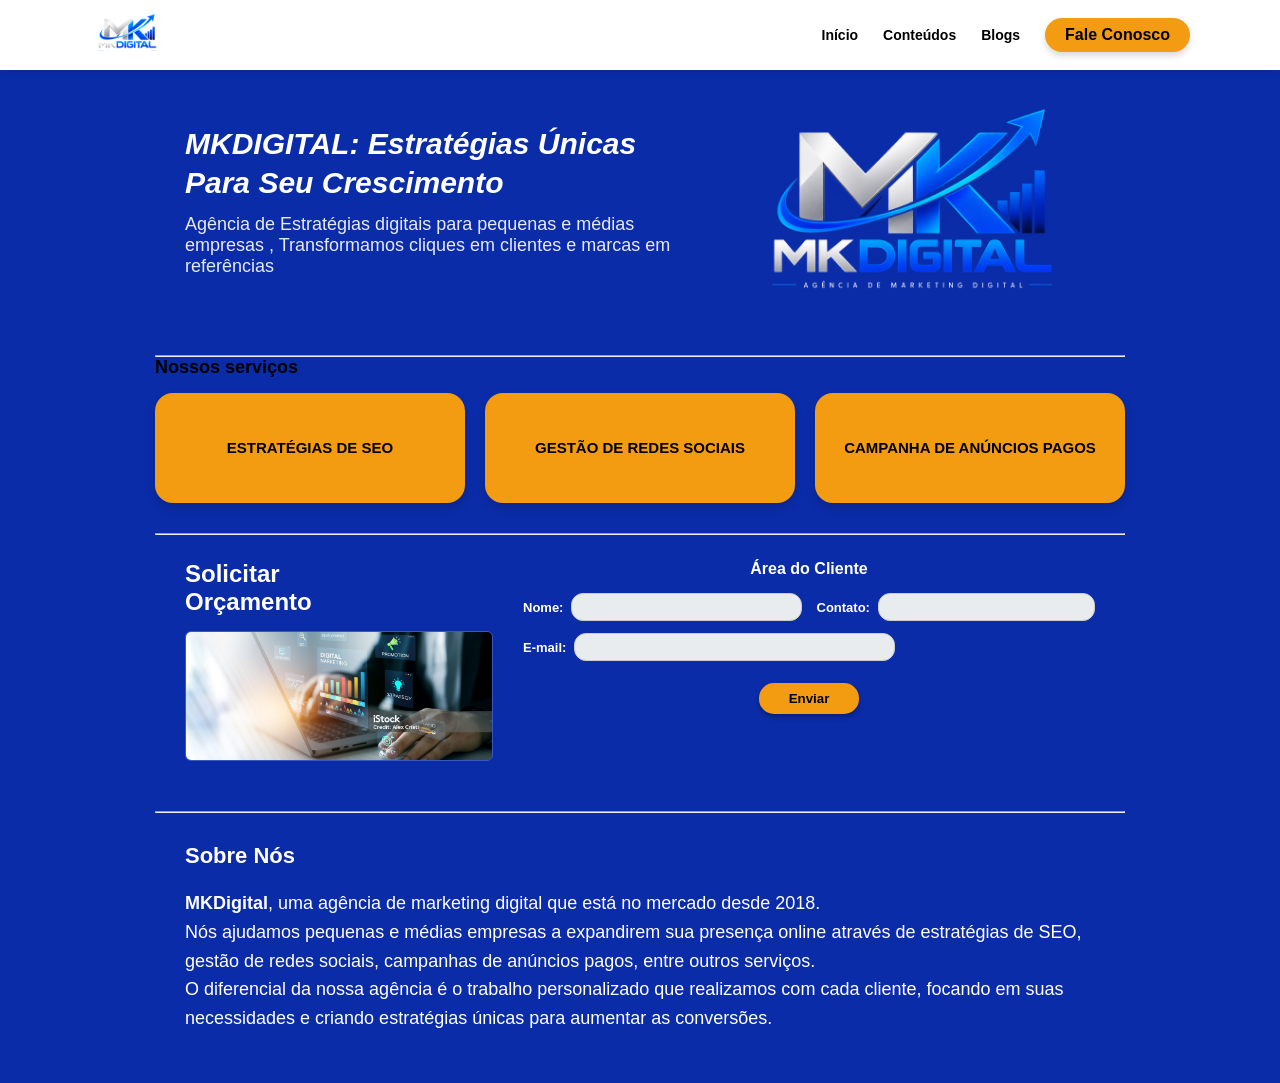
<file: index.html>
<!DOCTYPE html>
<html lang="pt-BR">
<head>
  <meta charset="UTF-8">
  <title>MKDIGITAL - Agência de Marketing Digital</title>
  <link rel="stylesheet" href="estilo.css">
</head>
<body>

  <header class="cabecalho-principal">
    <div class="cabecalho-conteudo">
      <div class="logo">
        <img src="imagens/file_00000000fb5c820eb5b339ea548ffe8a (1).png" alt="MKDigital Logo" class="logo-img-cabecalho">
      </div>
      <nav class="menu-principal">
        <ul>
          <li><a href="#" class="link-menu">Início</a></li>
          <li><a href="index2.html" class="link-menu">Conteúdos</a></li>
          <li><a href="index3.html" class="link-menu">Blogs</a></li>
          <li><a href="#" class="botao-menu">Fale Conosco</a></li>
        </ul>
      </nav>
    </div>
  </header>

  <main class="conteudo-principal">

    <section class="secao-destaque">
      <div class="destaque-conteudo">
        <h1>MKDIGITAL: Estratégias Únicas Para Seu Crescimento</h1>
        <p>Agência de Estratégias digitais para pequenas e médias empresas , Transformamos cliques em clientes e marcas em referências</p>
      </div>
      <div class="destaque-logo-grande">
        <img src="imagens/file_00000000fb5c820eb5b339ea548ffe8a (1).png" alt="MKDigital Logo Banner" class="destaque-logo-img">
      </div>
    </section>

    <hr>

    <section class="secao-servicos">
      <h2>Nossos serviços</h2>
      <div class="grade-servicos">
        <div class="cartao-servico">
          <h3>ESTRATÉGIAS DE SEO</h3>
        </div>
        <div class="cartao-servico">
          <h3>GESTÃO DE REDES SOCIAIS</h3>
        </div>
        <div class="cartao-servico">
          <h3>CAMPANHA DE ANÚNCIOS PAGOS</h3>
        </div>
      </div>
    </section>

    <hr>

    <section class="secao-formulario">
      <div class="titulo-formulario">
        <h2>Solicitar<br>Orçamento</h2>
        <div class="previa-imagem">
          <img src="imagens/istockphoto-2204337769-2048x2048.jpg" alt="Marketing Digital" class="img-formulario">
        </div>
      </div>
      <div class="container-formulario">
        <h3>Área do Cliente</h3>
        <form class="formulario-cliente">
          <div class="grupo-formulario grupo-linha">
            <div class="campo-entrada">
              <label for="nome">Nome:</label>
              <input type="text" id="nome" name="nome">
            </div>
            <div class="campo-entrada">
              <label for="contato">Contato:</label>
              <input type="text" id="contato" name="contato">
            </div>
          </div>
          <div class="grupo-formulario">
            <div class="campo-entrada largura-total">
              <label for="email">E-mail:</label>
              <input type="email" id="email" name="email">
            </div>
          </div>
          <div class="acoes-formulario">
            <button type="submit" class="botao-enviar">Enviar</button>
          </div>
        </form>
      </div>
    </section>

    <hr>

    <section class="secao-sobre">
      <h2>Sobre Nós</h2>
      <p>
        <strong>MKDigital</strong>, uma agência de marketing digital que está no mercado desde 2018.<br>
        Nós ajudamos pequenas e médias empresas a expandirem sua presença online através de estratégias de SEO, gestão de redes sociais, campanhas de anúncios pagos, entre outros serviços.<br>
        O diferencial da nossa agência é o trabalho personalizado que realizamos com cada cliente, focando em suas necessidades e criando estratégias únicas para aumentar as conversões.
      </p>
    </section>

  </main>

</body>
</html>
</file>
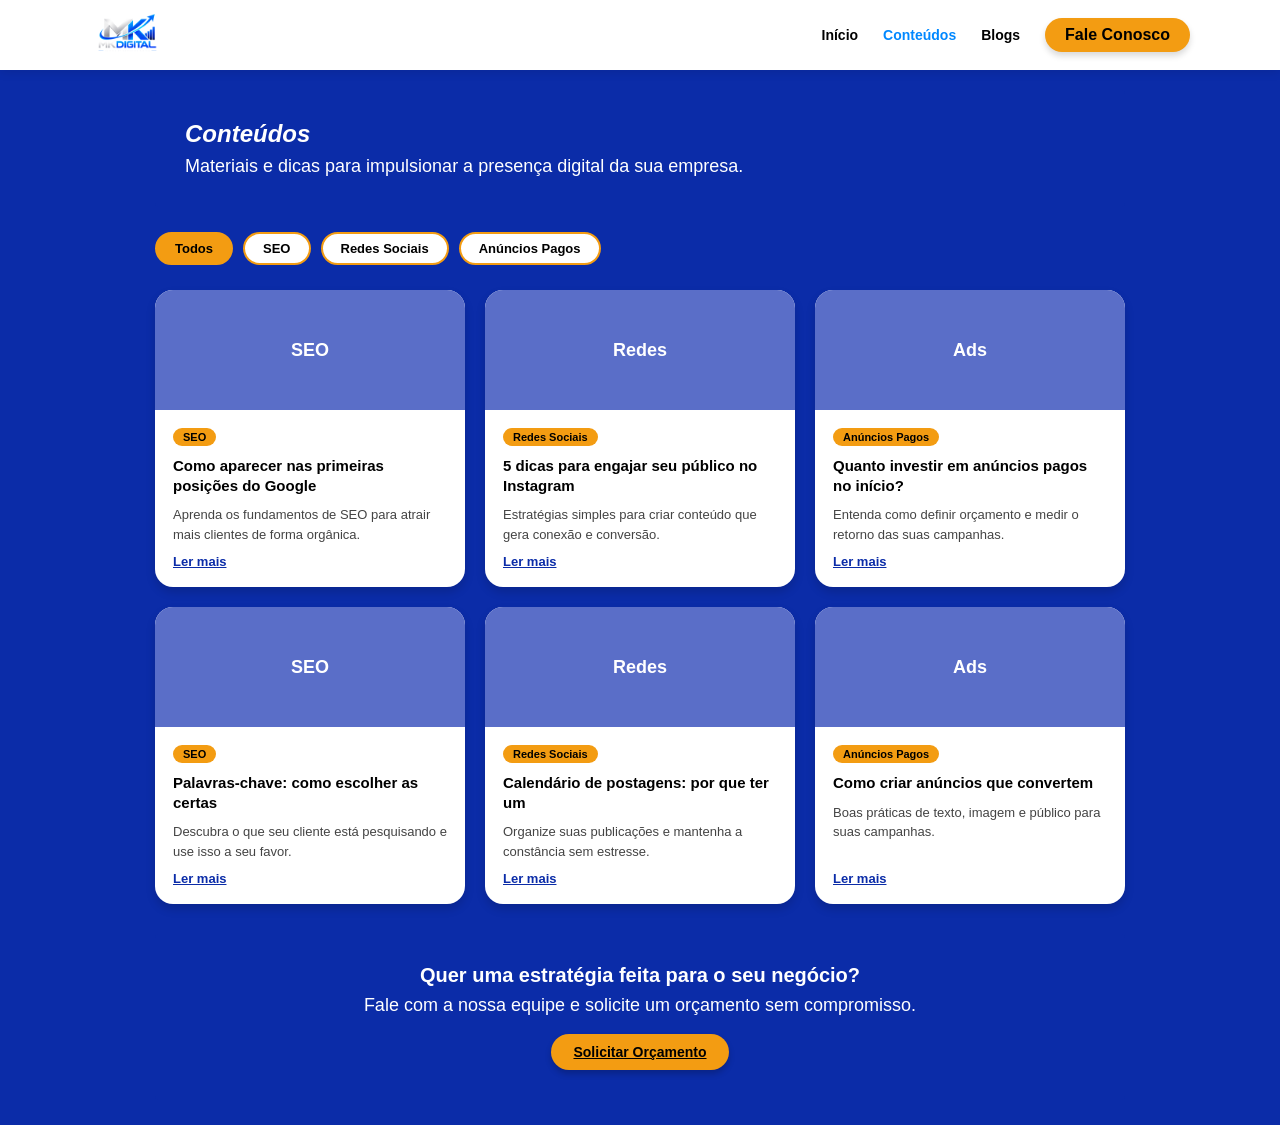
<file: index2.html>
<!DOCTYPE html>
<html lang="pt-BR">
<head>
  <meta charset="UTF-8">
  <title>Conteúdos - MKDIGITAL</title>
  <link rel="stylesheet" href="estilo.css">
</head>
<body>

  <header class="cabecalho-principal">
    <div class="cabecalho-conteudo">
      <div class="logo">
        <img src="imagens/file_00000000fb5c820eb5b339ea548ffe8a (1).png" alt="MKDigital Logo Header" class="logo-img-cabecalho">
      </div>
      <nav class="menu-principal">
        <ul>
          <li><a href="index.html" class="link-menu">Início</a></li>
          <li><a href="" class="link-menu link-ativo">Conteúdos</a></li>
          <li><a href="index3.html" class="link-menu">Blogs</a></li>
          <li><a href="index.html#formulario" class="botao-menu">Fale Conosco</a></li>
        </ul>
      </nav>
    </div>
  </header>

  <main class="conteudo-principal">

    <section class="secao-titulo-pagina">
      <h1>Conteúdos</h1>
      <p>Materiais e dicas para impulsionar a presença digital da sua empresa.</p>
    </section>

    <section class="filtro-categorias">
      <button class="botao-categoria categoria-ativa">Todos</button>
      <button class="botao-categoria">SEO</button>
      <button class="botao-categoria">Redes Sociais</button>
      <button class="botao-categoria">Anúncios Pagos</button>
    </section>

    <section class="grade-conteudos">

      <article class="cartao-conteudo">
        <div class="imagem-conteudo">SEO</div>
        <div class="texto-conteudo">
          <span class="etiqueta-categoria">SEO</span>
          <h3>Como aparecer nas primeiras posições do Google</h3>
          <p>Aprenda os fundamentos de SEO para atrair mais clientes de forma orgânica.</p>
          <a href="#" class="link-ler-mais">Ler mais</a>
        </div>
      </article>

      <article class="cartao-conteudo">
        <div class="imagem-conteudo">Redes</div>
        <div class="texto-conteudo">
          <span class="etiqueta-categoria">Redes Sociais</span>
          <h3>5 dicas para engajar seu público no Instagram</h3>
          <p>Estratégias simples para criar conteúdo que gera conexão e conversão.</p>
          <a href="#" class="link-ler-mais">Ler mais</a>
        </div>
      </article>

      <article class="cartao-conteudo">
        <div class="imagem-conteudo">Ads</div>
        <div class="texto-conteudo">
          <span class="etiqueta-categoria">Anúncios Pagos</span>
          <h3>Quanto investir em anúncios pagos no início?</h3>
          <p>Entenda como definir orçamento e medir o retorno das suas campanhas.</p>
          <a href="#" class="link-ler-mais">Ler mais</a>
        </div>
      </article>

      <article class="cartao-conteudo">
        <div class="imagem-conteudo">SEO</div>
        <div class="texto-conteudo">
          <span class="etiqueta-categoria">SEO</span>
          <h3>Palavras-chave: como escolher as certas</h3>
          <p>Descubra o que seu cliente está pesquisando e use isso a seu favor.</p>
          <a href="#" class="link-ler-mais">Ler mais</a>
        </div>
      </article>

      <article class="cartao-conteudo">
        <div class="imagem-conteudo">Redes</div>
        <div class="texto-conteudo">
          <span class="etiqueta-categoria">Redes Sociais</span>
          <h3>Calendário de postagens: por que ter um</h3>
          <p>Organize suas publicações e mantenha a constância sem estresse.</p>
          <a href="#" class="link-ler-mais">Ler mais</a>
        </div>
      </article>

      <article class="cartao-conteudo">
        <div class="imagem-conteudo">Ads</div>
        <div class="texto-conteudo">
          <span class="etiqueta-categoria">Anúncios Pagos</span>
          <h3>Como criar anúncios que convertem</h3>
          <p>Boas práticas de texto, imagem e público para suas campanhas.</p>
          <a href="#" class="link-ler-mais">Ler mais</a>
        </div>
      </article>

    </section>

    <section class="secao-chamada">
      <h2>Quer uma estratégia feita para o seu negócio?</h2>
      <p>Fale com a nossa equipe e solicite um orçamento sem compromisso.</p>
      <a href="index.html#formulario" class="botao-primario botao-link">Solicitar Orçamento</a>
    </section>

  </main>

</body>
</html>
</file>
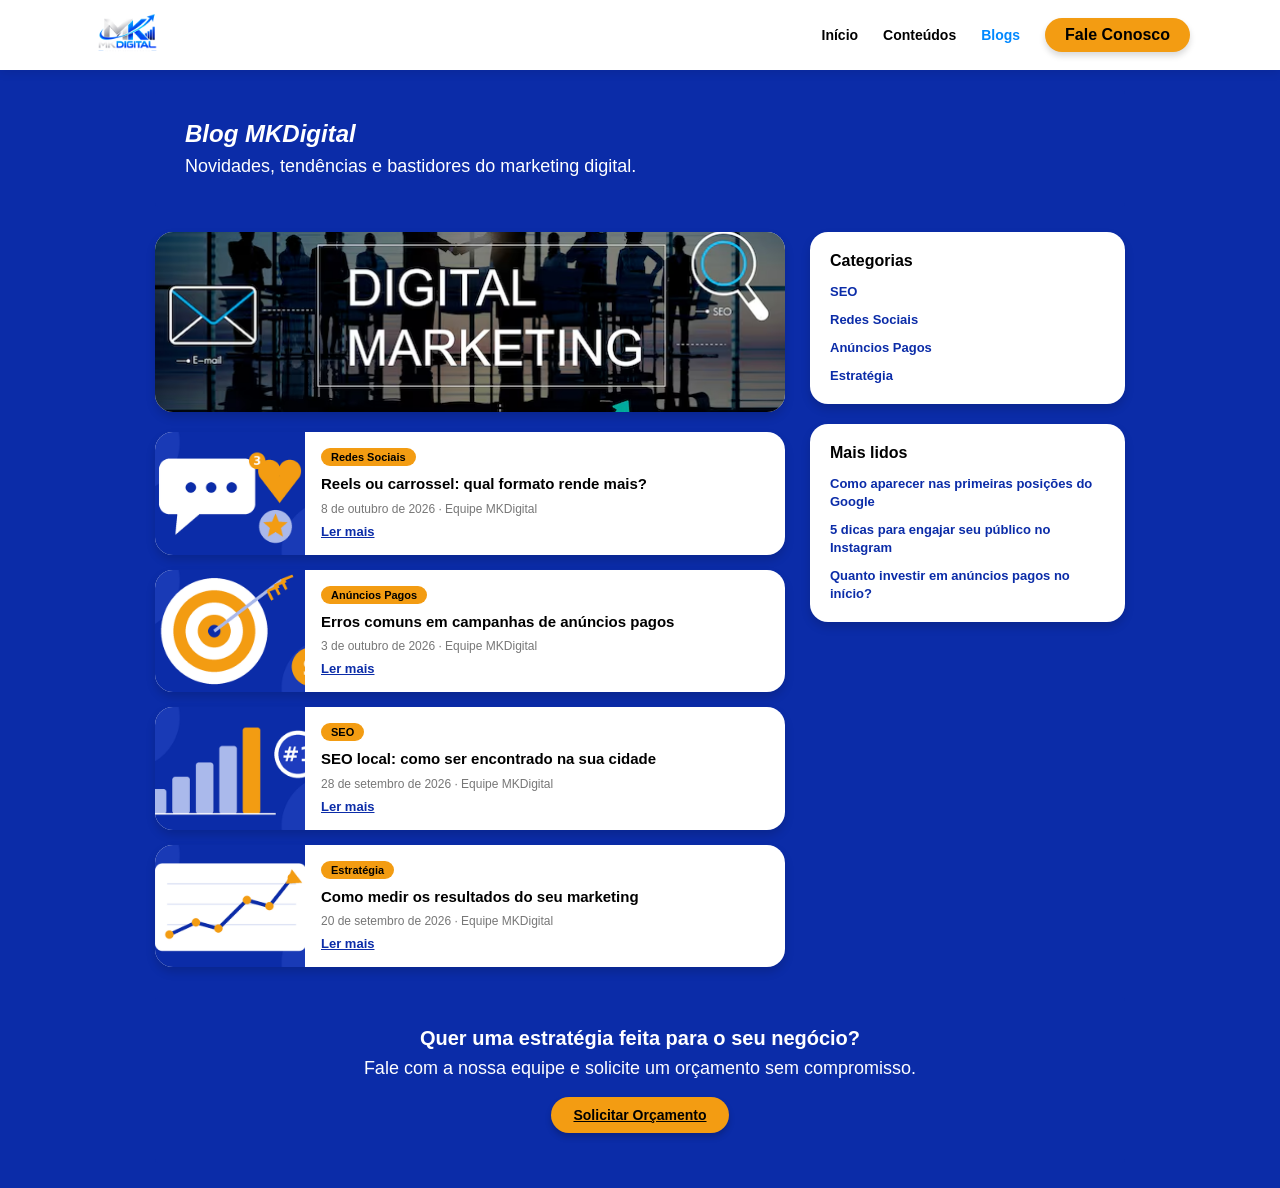
<file: index3.html>
<!DOCTYPE html>
<html lang="pt-BR">
<head>
 <meta charset="UTF-8">
 <meta name="viewport" content="width=device-width, initial-scale=1.0">
 <title>Blogs - MKDIGITAL</title>
 <link rel="stylesheet" href="estilo.css">
</head>
<body>


 <header class="cabecalho-principal">
   <div class="cabecalho-conteudo">
     <div class="logo">
       <img src="imagens/file_00000000fb5c820eb5b339ea548ffe8a (1).png" alt="MKDigital Logo Header" class="logo-img-cabecalho">
     </div>
     <nav class="menu-principal">
       <ul>
         <li><a href="index.html" class="link-menu">Início</a></li>
         <li><a href="index2.html" class="link-menu">Conteúdos</a></li>
         <li><a href="" class="link-menu link-ativo">Blogs</a></li>
         <li><a href="index.html" class="botao-menu">Fale Conosco</a></li>
       </ul>
     </nav>
   </div>
 </header>
 <main class="conteudo-principal">


   <section class="secao-titulo-pagina">
     <h1>Blog MKDigital</h1>
     <p>Novidades, tendências e bastidores do marketing digital.</p>
   </section>


   <div class="layout-blog">


     <section class="coluna-posts">


       <article class="post-destaque">
         <div class="imagem-post-destaque">
           <img src="imagens/marketing-digital-com-icones-e-empresarios_53876-94833.avif" alt="img">
         </div>
       </article>


       <div class="lista-posts">


         <article class="cartao-post">
           <div class="imagem-post">
             <img src="imagens/Imagem colada.png" alt="Redes sociais">
           </div>
           <div class="texto-post">
             <span class="etiqueta-categoria">Redes Sociais</span>
             <h3>Reels ou carrossel: qual formato rende mais?</h3>
             <p class="meta-post">8 de outubro de 2026 · Equipe MKDigital</p>
             <a href="#" class="link-ler-mais">Ler mais</a>
           </div>
         </article>


         <article class="cartao-post">
           <div class="imagem-post">
             <img src="imagens//Imagem colada (4).png" alt="Anúncios pagos">
           </div>
           <div class="texto-post">
             <span class="etiqueta-categoria">Anúncios Pagos</span>
             <h3>Erros comuns em campanhas de anúncios pagos</h3>
             <p class="meta-post">3 de outubro de 2026 · Equipe MKDigital</p>
             <a href="#" class="link-ler-mais">Ler mais</a>
           </div>
         </article>


         <article class="cartao-post">
           <div class="imagem-post">
             <img src="imagens/Imagem colada (2).png" alt="SEO">
           </div>
           <div class="texto-post">
             <span class="etiqueta-categoria">SEO</span>
             <h3>SEO local: como ser encontrado na sua cidade</h3>
             <p class="meta-post">28 de setembro de 2026 · Equipe MKDigital</p>
             <a href="#" class="link-ler-mais">Ler mais</a>
           </div>
         </article>


         <article class="cartao-post">
           <div class="imagem-post">
             <img src="imagens/Imagem colada (3).png" alt="Estratégia">
           </div>
           <div class="texto-post">
             <span class="etiqueta-categoria">Estratégia</span>
             <h3>Como medir os resultados do seu marketing</h3>
             <p class="meta-post">20 de setembro de 2026 · Equipe MKDigital</p>
             <a href="#" class="link-ler-mais">Ler mais</a>
           </div>
        </article>
       </div>
     </section>
     <aside class="barra-lateral">
       <div class="caixa-lateral">
         <h3>Categorias</h3>
         <ul class="lista-lateral">
           <li><a href="#">SEO</a></li>
           <li><a href="#">Redes Sociais</a></li>
           <li><a href="#">Anúncios Pagos</a></li>
           <li><a href="#">Estratégia</a></li>
         </ul>
       </div>
       <div class="caixa-lateral">
         <h3>Mais lidos</h3>
         <ul class="lista-lateral">
           <li><a href="#">Como aparecer nas primeiras posições do Google</a></li>
           <li><a href="#">5 dicas para engajar seu público no Instagram</a></li>
           <li><a href="#">Quanto investir em anúncios pagos no início?</a></li>
         </ul>
       </div>


     </aside>


   </div>


   <section class="secao-chamada">
     <h2>Quer uma estratégia feita para o seu negócio?</h2>
     <p>Fale com a nossa equipe e solicite um orçamento sem compromisso.</p>
     <a href="index.html#formulario" class="botao-primario botao-link">Solicitar Orçamento</a>
   </section>


 </main>


</body>
</html>
</file>
<file: estilo.css>
* {
    margin: 0;
    padding: 0;
    box-sizing: border-box;
  }
  body { 
    font-family: Arial, Helvetica, sans-serif;
    background-color:#0b2ca8;
    color: #333;
  }
  .cabecalho-principal {
    position: sticky;
    top: 0;
    z-index: 1000;
    background-color: #ffffff;
    box-shadow: 0 2px 10px rgba(0, 0, 0, 0.1);
    width: 100%;
    padding: 10px 40px;
}
    .cabecalho-conteudo {
    max-width: 1100px;
    margin: 0 auto;
    display: flex;
    justify-content: space-between;
    align-items: center;
}
  .logo {
    display: flex;
    align-items: center;
}
  .logo-img-cabecalho {
    height: 50px;
    width: auto;
    object-fit: contain;
}
  .menu-principal ul {
    list-style: none;
    display: flex;
    align-items: center;
    gap: 25px;
}
  .menu-principal li {
    display: inline;
} 
  .link-menu {
    text-decoration: none;
    color: #000;
    font-weight: bold;
    font-size: 14px;
    transition: color 0.3s ease;
}
  .link-menu:hover {
    color: #0088ff;
}
  .botao-menu {
    display: inline-block;
    background-color: #f39c12;
    color: #000;
    font-weight: bold;
    text-decoration: none;
    padding: 8px 20px;
    border-radius: 20px;
    box-shadow: 0 4px 6px rgba(0, 0, 0, 0.15);
   
}
  .botao-menu:hover {
    background-color: #e67e22;
}
  .conteudo-principal {
    max-width: 1000px;
    margin: 20px auto;
    padding: 0 15px;
}
  .secao-destaque {
    background-color: #0b2ca8;
    color: #ffffff;
    border-radius: 4px;
    padding: 30px;
    display: flex;
    justify-content: space-between;
    align-items: center;
    margin-bottom: 25px;
    min-height: 220px;
}
  .destaque-conteudo {
    width: 55%;
}
  .destaque-conteudo h1 {
    font-size: 30px;
    font-style: italic;
    margin-bottom: 12px;
    line-height: 1.3;
}
  .destaque-conteudo p {
    font-size: 18px;
    margin-bottom: 20px;
    opacity: 0.9;
}
  .botao-primario {
    background-color: #f39c12;
    color: #000;
    border: none;
    font-weight: bold;
    padding: 10px 22px;
    border-radius: 20px;
    cursor: pointer;
    font-size: 14px;
    box-shadow: 0 4px 6px rgba(0, 0, 0, 0.2);
}
  .destaque-logo-grande {
    width: 40%;
    display: flex;
    justify-content: center;
    align-items: center;
    max-height: 180px;
}
  .destaque-logo-img {
    max-width: 100%;
    max-height: 100%;
    width: auto;
    height: auto;
    object-fit: contain;
    display: block;
}
  .secao-servicos {
    margin-bottom: 30px;
}
  .secao-servicos h2 {
    font-size: 18px;
    margin-bottom: 15px;
    color: #000;
}
  .grade-servicos {
    display: grid;
    grid-template-columns: repeat(3, 1fr);
    gap: 20px;
}
  .cartao-servico {
    background-color: #f39c12;
    border-radius: 18px;
    height: 110px;
    padding: 20px;
    display: flex;
    justify-content: center;
    align-items: center;
    text-align: center;
    box-shadow: 0 5px 10px rgba(0, 0, 0, 0.15);
    cursor: pointer;
    transition: transform 0.2s;
}
  .cartao-servico:hover {
    transform: translateY(-4px);
}
  .cartao-servico h3 {
    font-size: 15px;
    color: #000;
    font-weight: 800;
    line-height: 1.3;
}
  .secao-formulario {
    background-color: #0b2ca8;
    color: #ffffff;
    border-radius: 4px;
    padding: 25px 30px;
    margin-bottom: 25px;
    display: flex;
    gap: 30px;
}
  .titulo-formulario {
    width: 35%;
    display: flex;
    flex-direction: column;
    gap: 15px;
}
  .botao-titulo-orcamento {
    display: inline-block;
    background-color: #f39c12;
    color: #000;
    font-size: 20px;
    font-weight: 800;
    text-decoration: none;
    line-height: 1.2;
    padding: 12px 20px;
    border-radius: 18px;
    text-align: center;
    box-shadow: 0 4px 8px rgba(0, 0, 0, 0.25);
    transition: transform 0.2s, background-color 0.2s;
}
  .botao-titulo-orcamento:hover {
    background-color: #e67e22;
   
} 
  .previa-imagem {
    width: 100%;
    height: 130px;
    border-radius: 6px;
    overflow: hidden;
    border: 1px solid rgba(255, 255, 255, 0.2);
} 
  .img-formulario {
    width: 100%;
    height: 100%;
    object-fit: cover;
    display: block;
}
  .container-formulario {
    width: 65%;
}
  .container-formulario h3 {
    font-size: 16px;
    margin-bottom: 15px;
    text-align: center;
}
  .formulario-cliente {
    display: flex;
    flex-direction: column;
    gap: 12px;
} 
  .grupo-linha {
    display: flex;
    gap: 15px;
}
  .campo-entrada {
    display: flex;
    align-items: center;
    gap: 8px;
    flex: 1;
} 
  .campo-entrada.largura-total {
    width: 65%;
} 
  .campo-entrada label {
    font-size: 13px;
    font-weight: bold;
    white-space: nowrap;
}
  .campo-entrada input {
    width: 100%;
    height: 28px;
    border-radius: 12px;
    border: 1px solid #ccc;
    padding: 0 10px;
    outline: none;
    background-color: #e8ecef;
}
  .acoes-formulario {
    display: flex;
    justify-content: center;
    margin-top: 10px;
}
  .botao-enviar {
    background-color: #f39c12;
    color: #000;
    border: none;
    font-weight: bold;
    padding: 8px 30px;
    border-radius: 15px;
    cursor: pointer;
    box-shadow: 0 3px 5px rgba(0, 0, 0, 0.3);
}
  .secao-sobre {
    background-color: #0b2ca8;
    color: #ffffff;
    border-radius: 4px;
    padding: 30px;
}
  .secao-sobre h2 {
    font-size: 22px;
    margin-bottom: 20px;
}
  .secao-sobre p {
    font-size: 18px;
    line-height: 1.6;
}
/*html2*/
  .link-ativo {
  color: #0088ff;
}
.secao-titulo-pagina {
  background-color: #0b2ca8;
  color: #ffffff;
  border-radius: 4px;
  padding: 30px;
  margin-bottom: 25px;
}
.secao-titulo-pagina h1 {
  font-size: 24px;
  font-style: italic;
  margin-bottom: 8px;
}
.secao-titulo-pagina p {
  font-size: 18px;
}
.filtro-categorias {
  display: flex;
  flex-wrap: wrap;
  gap: 10px;
  margin-bottom: 25px;
}
.botao-categoria {
  background-color: #ffffff;
  color: #000;
  border: 2px solid #f39c12;
  font-weight: bold;
  font-size: 13px;
  padding: 7px 18px;
  border-radius: 20px;
  cursor: pointer;
  transition: background-color 0.2s;
}
.botao-categoria:hover,
.categoria-ativa {
  background-color: #f39c12;
}
.grade-conteudos {
  display: grid;
  grid-template-columns: repeat(3, 1fr);
  gap: 20px;
  margin-bottom: 30px;
}
.cartao-conteudo {
  background-color: #ffffff;
  border-radius: 18px;
  overflow: hidden;
  box-shadow: 0 5px 10px rgba(0, 0, 0, 0.15);
  display: flex;
  flex-direction: column;
}
.cartao-conteudo:hover {
  transform: translateY(-4px);
}
.imagem-conteudo {
  background-color: #5a6ec8;
  color: #ffffff;
  font-weight: bold;
  font-size: 18px;
  height: 120px;
  display: flex;
  justify-content: center;
  align-items: center;
}
.texto-conteudo {
  padding: 18px;
  display: flex;
  flex-direction: column;
  gap: 10px;
  flex: 1;
}
.etiqueta-categoria {
  align-self: flex-start;
  background-color: #f39c12;
  color: #000;
  font-size: 11px;
  font-weight: bold;
  padding: 3px 10px;
  border-radius: 12px;
}
.texto-conteudo h3 {
  font-size: 15px;
  color: #000;
  line-height: 1.3;
}
.texto-conteudo p {
  font-size: 13px;
  color: #444;
  line-height: 1.5;
  flex: 1;
}
.link-ler-mais {
  color: #0b2ca8;
  font-weight: bold;
  font-size: 13px;
}
.link-ler-mais:hover {
  color: #0088ff;
}
.secao-chamada {
  background-color: #0b2ca8;
  color: #ffffff;
  border-radius: 4px;
  padding: 30px;
  text-align: center;
  margin-bottom: 25px;
}
.secao-chamada h2 {
  font-size: 20px;
  margin-bottom: 8px;
}
.secao-chamada p {
  font-size: 18px;
  margin-bottom: 18px;
}
.botao-link {
  display: inline-block;
}
/*html3*/
.layout-blog {
  display: grid;
  grid-template-columns: 2fr 1fr;
  gap: 25px;
  margin-bottom: 30px;
}
.coluna-posts {
  display: flex;
  flex-direction: column;
  gap: 20px;
}
.post-destaque {
  background-color: #ffffff;
  border-radius: 18px;
  overflow: hidden;
  box-shadow: 0 5px 10px rgba(0, 0, 0, 0.15);
}
.imagem-post-destaque {
  background-color: #5a6ec8;
  color: #ffffff;
  font-weight: bold;
  height: 180px;
  display: flex;
  justify-content: center;
  align-items: center;
}
.texto-post-destaque {
  padding: 22px;
  display: flex;
  flex-direction: column;
  gap: 10px;
}
.texto-post-destaque h2 {
  font-size: 20px;
  color: #000;
  line-height: 1.3;
}
.texto-post-destaque p {
  font-size: 13px;
  color: #444;
  line-height: 1.5;
}
.meta-post {
  font-size: 12px;
  color: #777;
}
.lista-posts {
  display: flex;
  flex-direction: column;
  gap: 15px;
}
.cartao-post {
  background-color: #ffffff;
  border-radius: 18px;
  overflow: hidden;
  box-shadow: 0 5px 10px rgba(0, 0, 0, 0.15);
  display: flex;
  transition: transform 0.2s;
}
.cartao-post:hover {
  transform: translateY(-3px);
}
.imagem-post {
  background-color: #5a6ec8;
  color: #ffffff;
  font-weight: bold;
  width: 150px;
  min-height: 120px;
  display: flex;
  justify-content: center;
  align-items: center;
}
.texto-post {
  padding: 16px;
  display: flex;
  flex-direction: column;
  gap: 8px;
}
.texto-post h3 {
  font-size: 15px;
  color: #000;
  line-height: 1.3;
}
.barra-lateral {
  display: flex;
  flex-direction: column;
  gap: 20px;
}
.caixa-lateral {
  background-color: #ffffff;
  border-radius: 18px;
  padding: 20px;
  box-shadow: 0 5px 10px rgba(0, 0, 0, 0.15);
}
.caixa-lateral h3 {
  font-size: 16px;
  color: #000;
  margin-bottom: 12px;
}
.lista-lateral {
  list-style: none;
  display: flex;
  flex-direction: column;
  gap: 10px;
}
.lista-lateral a {
  color: #0b2ca8;
  font-size: 13px;
  font-weight: bold;
  text-decoration: none;
}
.lista-lateral a:hover {
  color: #0088ff;
}
.imagem-conteudo img,
.imagem-post-destaque img,
.imagem-post img {
  width: 100%;
  height: 100%;
  object-fit: cover;
  display: block;
}
</file>
